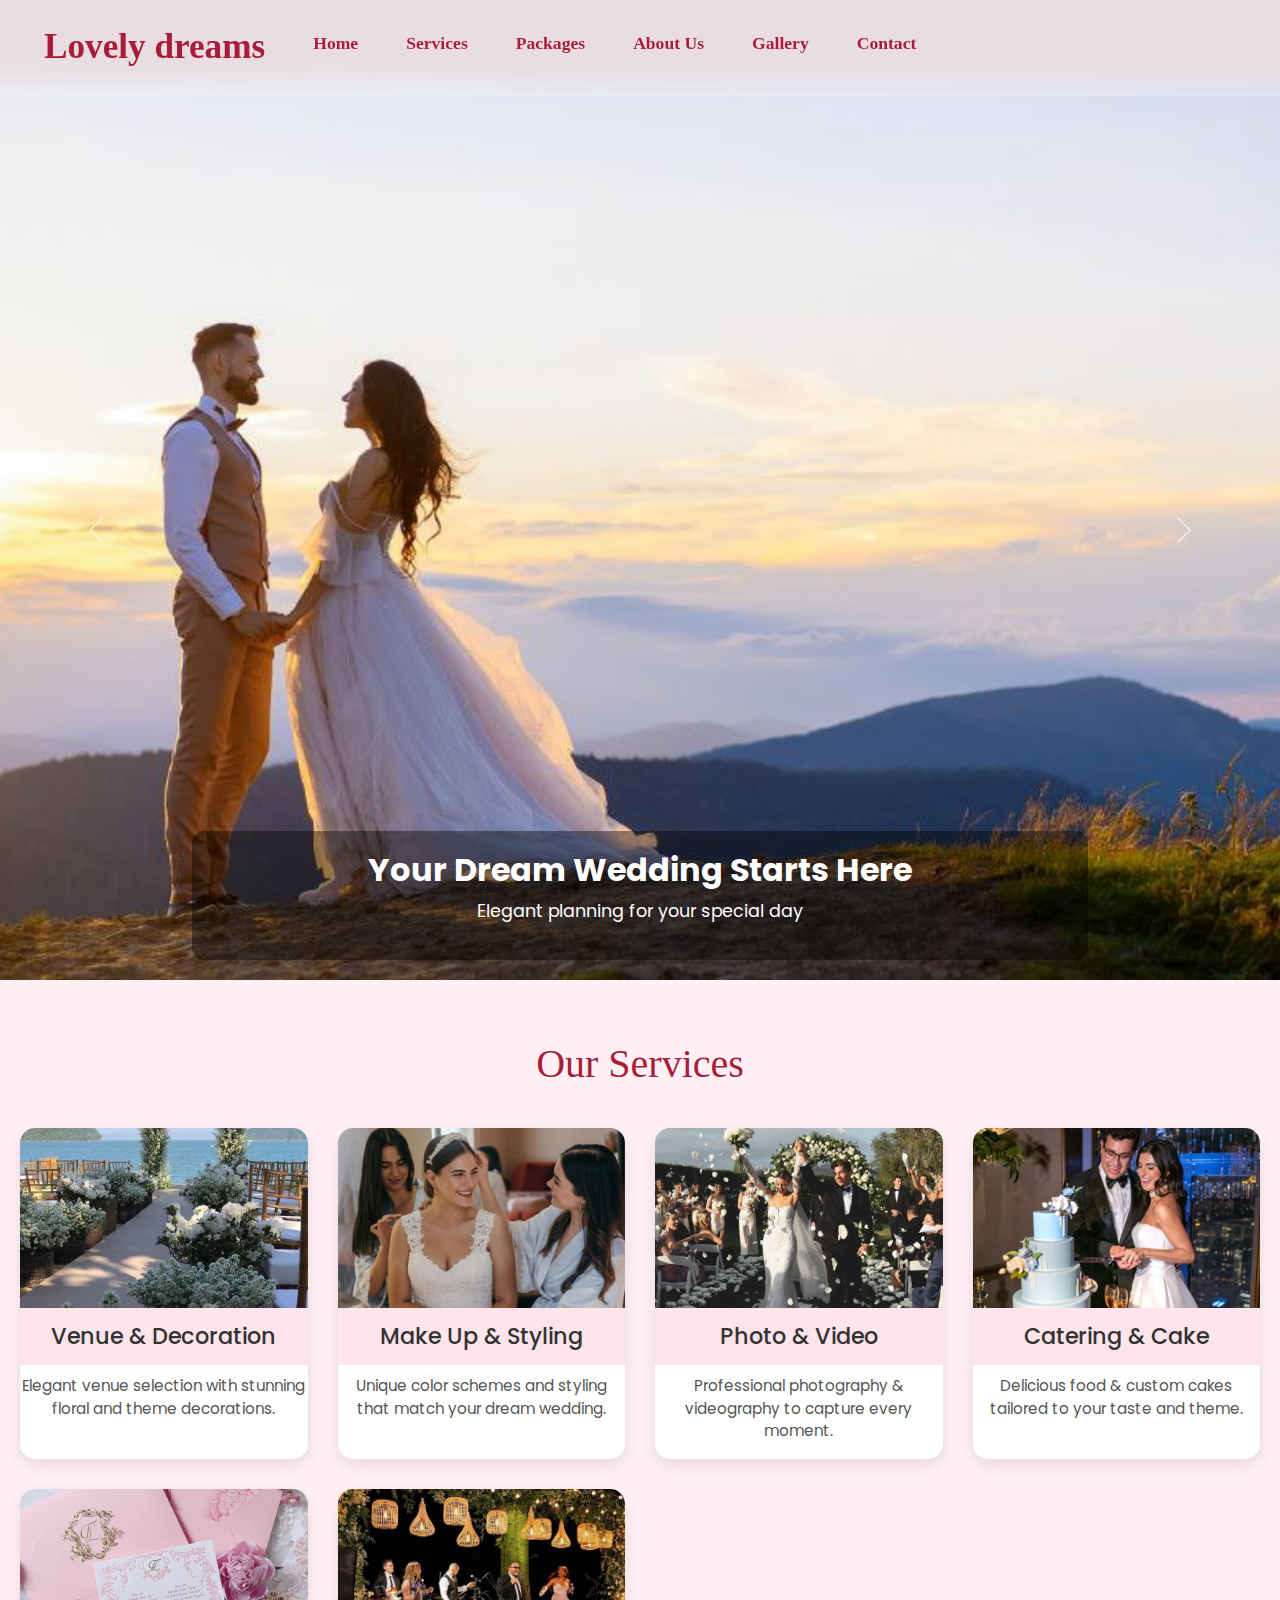
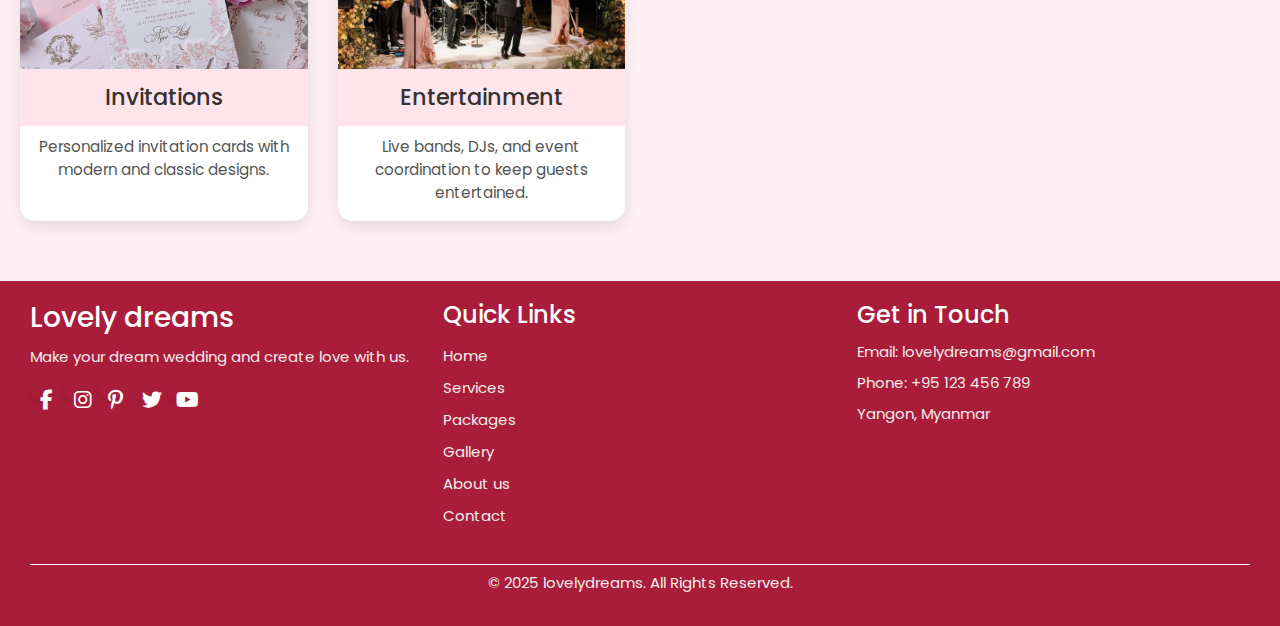
<file: index.html>
<!DOCTYPE html>
<html lang="en">
  <head>
    <meta charset="UTF-8" />
    <meta name="viewport" content="width=device-width, initial-scale=1.0" />
    <title>Wedding Planner</title>
    <link
      href="https://cdn.jsdelivr.net/npm/bootstrap@5.3.2/dist/css/bootstrap.min.css"
      rel="stylesheet"
    />
    <link
      href="https://fonts.googleapis.com/css2?family=Poppins:wght@400;600&display=swap"
      rel="stylesheet"
    />
    <link
      rel="stylesheet"
      href="https://cdnjs.cloudflare.com/ajax/libs/font-awesome/6.5.0/css/all.min.css"
    />
    <link rel="stylesheet" href="style.css" />
    <link rel="shortcut icon" href="images/bride.png" type="image/x-icon" />
  </head>
  <body>
    <!-- Navbar -->
    <nav class="navbar navbar-expand-lg bg-navbar">
      <div class="container-fluid">
        <a class="navbar-brand" href="#" id="logo">Lovely dreams</a>
        <button
          class="navbar-toggler"
          type="button"
          data-bs-toggle="collapse"
          data-bs-target="#navbarNav"
        >
          <span class="navbar-toggler-icon"></span>
        </button>

        <!-- menu list -->
        <div class="collapse navbar-collapse" id="navbarNav">
          <ul class="navbar-nav me-auto mb-2 mb-lg-0 ms-4">
            <li class="nav-item">
              <a class="nav-link" href="index.html">Home</a>
            </li>
            <li class="nav-item">
              <a class="nav-link" href="service.html">Services</a>
            </li>
            <li class="nav-item">
              <a class="nav-link" href="package.html">Packages</a>
            </li>
            <li class="nav-item">
              <a class="nav-link" href="about.html">About Us</a>
            </li>

            <li class="nav-item">
              <a class="nav-link" href="gallery.html">Gallery</a>
            </li>
            <li class="nav-item">
              <a class="nav-link" href="contact.html">Contact</a>
            </li>
          </ul>
        </div>
      </div>
    </nav>

    <!-- Carousel slide -->
    <div
      id="weddingCarousel"
      class="carousel slide carousel-fade"
      data-bs-ride="carousel"
    >
      <div class="carousel-inner">
        <div
          class="carousel-item active"
          style="background-image: url(images/img2.jpg)"
        >
          <div class="carousel-caption">
            <h2>Your Dream Wedding Starts Here</h2>
            <p>Elegant planning for your special day</p>
          </div>
        </div>
        <div
          class="carousel-item"
          style="background-image: url(images/img3.jpg)"
        >
          <div class="carousel-caption">
            <h2>Every Detail Matters</h2>
            <p>Flawless execution from start to finish</p>
          </div>
        </div>
        <div class="carousel-item" style="background-image: url(images/p5.jpg)">
          <div class="carousel-caption">
            <h2>Celebrate Love in Style</h2>
            <p>Romantic venues & timeless memories</p>
          </div>
        </div>
      </div>

      <button
        class="carousel-control-prev"
        type="button"
        data-bs-target="#weddingCarousel"
        data-bs-slide="prev"
      >
        <span class="carousel-control-prev-icon" aria-hidden="true"></span>
      </button>
      <button
        class="carousel-control-next"
        type="button"
        data-bs-target="#weddingCarousel"
        data-bs-slide="next"
      >
        <span class="carousel-control-next-icon" aria-hidden="true"></span>
      </button>
    </div>
    <!-- our service  -->
    <section class="services">
      <h2>Our Services</h2>
      <div class="service-grid">
        <div class="service-card">
          <img src="images/img12.jpg" alt="Wedding Venue" />
          <h3>Venue & Decoration</h3>
          <p>
            Elegant venue selection with stunning floral and theme decorations.
          </p>
        </div>

        <div class="service-card">
          <img src="images/img46.jpg" alt="Wedding Cake" />
          <h3>Make Up & Styling</h3>
          <p>Unique color schemes and styling that match your dream wedding.</p>
        </div>

        <div class="service-card">
          <img src="images/img13.jpg" alt="Floral Decoration" />
          <h3>Photo & Video</h3>
          <p>Professional photography & videography to capture every moment.</p>
        </div>

        <div class="service-card">
          <img src="images/img60.jpg" alt="Photography" />
          <h3>Catering & Cake</h3>
          <p>Delicious food & custom cakes tailored to your taste and theme.</p>
        </div>

        <div class="service-card">
          <img src="images/img49.jpg" alt="Bridal Makeup" />
          <h3>Invitations</h3>
          <p>Personalized invitation cards with modern and classic designs.</p>
        </div>

        <div class="service-card">
          <img src="images/img50.jpg" alt="Invitation Cards" />
          <h3>Entertainment</h3>
          <p>
            Live bands, DJs, and event coordination to keep guests entertained.
          </p>
        </div>
      </div>
    </section>
    <!-- footer  -->
    <footer class="footer">
      <div class="footer-container">
        <!-- Column 1 -->
        <div class="footer-col">
          <h3>Lovely dreams</h3>
          <p>Make your dream wedding and create love with us.</p>
          <div class="social-icons">
            <a href="#"><i class="fab fa-facebook-f"></i></a>
            <a href="#"><i class="fab fa-instagram"></i></a>
            <a href="#"><i class="fab fa-pinterest-p"></i></a>
            <a href="#"><i class="fab fa-twitter"></i></a>
            <a href="#"><i class="fab fa-youtube"></i></a>
          </div>
        </div>

        <!-- Column 2 -->
        <div class="footer-col">
          <h4>Quick Links</h4>
          <ul>
            <li><a href="index.html">Home</a></li>
            <li><a href="service.html">Services</a></li>
            <li><a href="package.html">Packages</a></li>
            <li><a href="gallery.html">Gallery</a></li>
            <li><a href="about.html">About us</a></li>
            <li><a href="contact.html">Contact</a></li>
          </ul>
        </div>

        <!-- Column 3 -->
        <div class="footer-col">
          <h4>Get in Touch</h4>
          <p>Email: lovelydreams@gmail.com</p>
          <p>Phone: +95 123 456 789</p>
          <p>Yangon, Myanmar</p>
        </div>
      </div>

      <div class="copyright">
        <p>© 2025 lovelydreams. All Rights Reserved.</p>
      </div>
    </footer>

    <script src="https://cdn.jsdelivr.net/npm/bootstrap@5.3.2/dist/js/bootstrap.bundle.min.js"></script>
  </body>
</html>
</file>
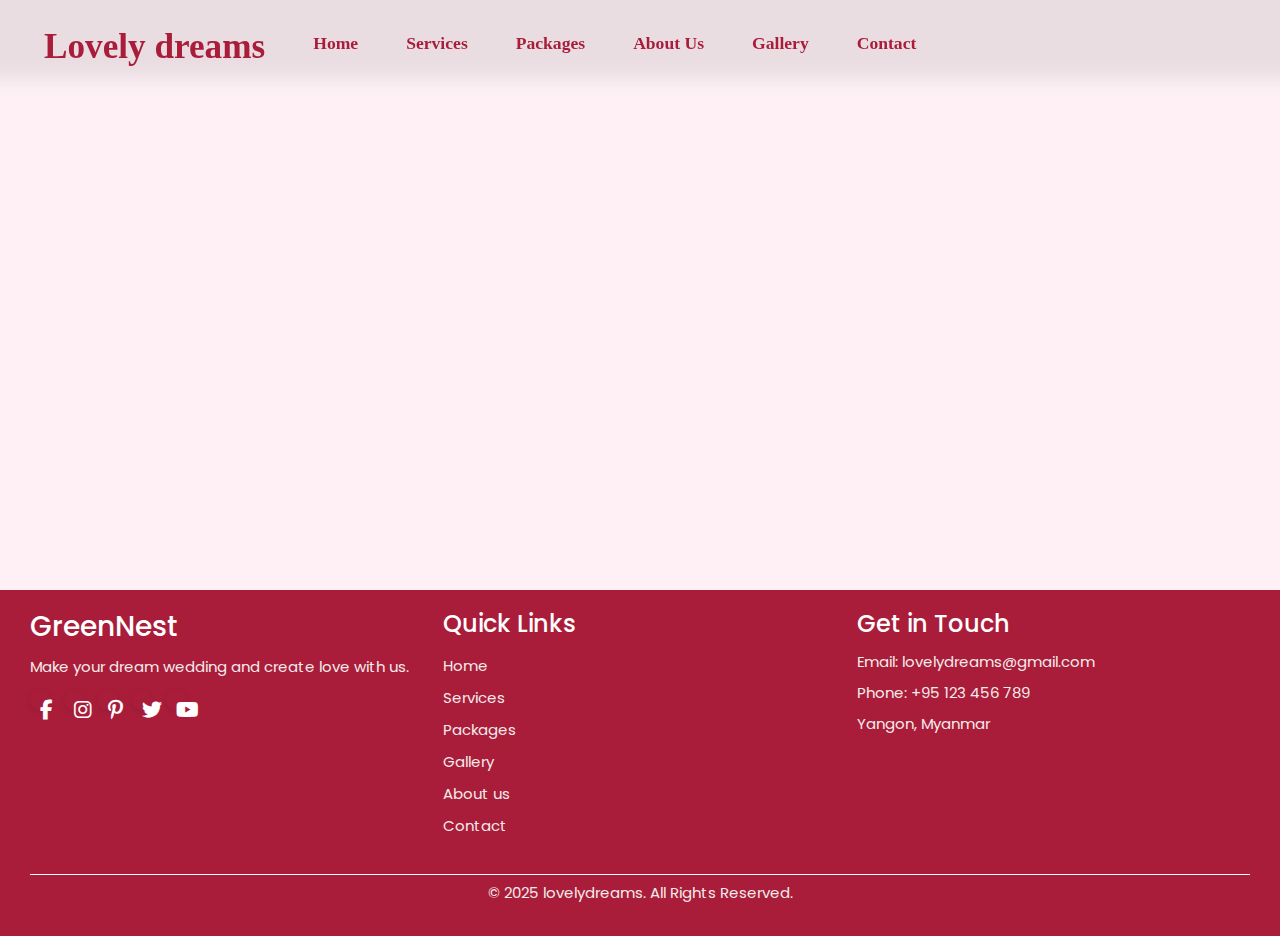
<file: about.html>
<!DOCTYPE html>
<html lang="en">
  <head>
    <meta charset="UTF-8" />
    <meta name="viewport" content="width=device-width, initial-scale=1.0" />
    <title>Wedding Planner</title>
    <link
      href="https://cdn.jsdelivr.net/npm/bootstrap@5.3.2/dist/css/bootstrap.min.css"
      rel="stylesheet"
    />
    <link
      href="https://fonts.googleapis.com/css2?family=Poppins:wght@400;600&display=swap"
      rel="stylesheet"
    />
    <link
      rel="stylesheet"
      href="https://cdnjs.cloudflare.com/ajax/libs/font-awesome/6.5.0/css/all.min.css"
    />
    <link rel="stylesheet" href="style.css" />
    <link rel="shortcut icon" href="images/bride.png" type="image/x-icon" />
  </head>
  <body>
    <!-- Navbar -->
    <nav class="navbar navbar-expand-lg bg-navbar">
      <div class="container-fluid">
        <a class="navbar-brand" href="#" id="logo">Lovely dreams</a>
        <button
          class="navbar-toggler"
          type="button"
          data-bs-toggle="collapse"
          data-bs-target="#navbarNav"
        >
          <span class="navbar-toggler-icon"></span>
        </button>

        <!-- menu list -->
        <div class="collapse navbar-collapse" id="navbarNav">
          <ul class="navbar-nav me-auto mb-2 mb-lg-0 ms-4">
            <li class="nav-item">
              <a class="nav-link" href="index.html">Home</a>
            </li>
            <li class="nav-item">
              <a class="nav-link" href="service.html">Services</a>
            </li>
            <li class="nav-item">
              <a class="nav-link" href="package.html">Packages</a>
            </li>
            <li class="nav-item">
              <a class="nav-link" href="about.html">About Us</a>
            </li>

            <li class="nav-item">
              <a class="nav-link" href="gallery.html">Gallery</a>
            </li>
            <li class="nav-item">
              <a class="nav-link" href="contact.html">Contact</a>
            </li>
          </ul>
        </div>
      </div>
    </nav>

    <section class="about-us">
      <div class="about-container">
        <div class="about-text">
          <h2>About Us</h2>
          <p>
            We are a passionate team of wedding planners dedicated to making
            your dream wedding come true. With years of experience, creative
            vision, and attention to detail, we turn your love story into a
            magical celebration. Whether you want a grand affair or an intimate
            gathering, we’ll be with you every step of the way.
          </p>
        </div>
        <div class="about-image">
          <img src="images/img51.jpg" alt="Our Wedding Team" />
        </div>
      </div>
    </section>
    <!-- footer  -->
    <footer class="footer">
      <div class="footer-container">
        <!-- Column 1 -->
        <div class="footer-col">
          <h3>GreenNest</h3>
          <p>Make your dream wedding and create love with us.</p>
          <div class="social-icons">
            <a href="#"><i class="fab fa-facebook-f"></i></a>
            <a href="#"><i class="fab fa-instagram"></i></a>
            <a href="#"><i class="fab fa-pinterest-p"></i></a>
            <a href="#"><i class="fab fa-twitter"></i></a>
            <a href="#"><i class="fab fa-youtube"></i></a>
          </div>
        </div>

        <!-- Column 2 -->
        <div class="footer-col">
          <h4>Quick Links</h4>
          <ul>
            <li><a href="index.html">Home</a></li>
            <li><a href="service.html">Services</a></li>
            <li><a href="package.html">Packages</a></li>
            <li><a href="gallery.html">Gallery</a></li>
            <li><a href="about.html">About us</a></li>
            <li><a href="contact.html">Contact</a></li>
          </ul>
        </div>

        <!-- Column 3 -->
        <div class="footer-col">
          <h4>Get in Touch</h4>
          <p>Email: lovelydreams@gmail.com</p>
          <p>Phone: +95 123 456 789</p>
          <p>Yangon, Myanmar</p>
        </div>
      </div>

      <div class="copyright">
        <p>© 2025 lovelydreams. All Rights Reserved.</p>
      </div>
    </footer>

    <script src="https://cdn.jsdelivr.net/npm/bootstrap@5.3.2/dist/js/bootstrap.bundle.min.js"></script>
  </body>
</html>
</file>
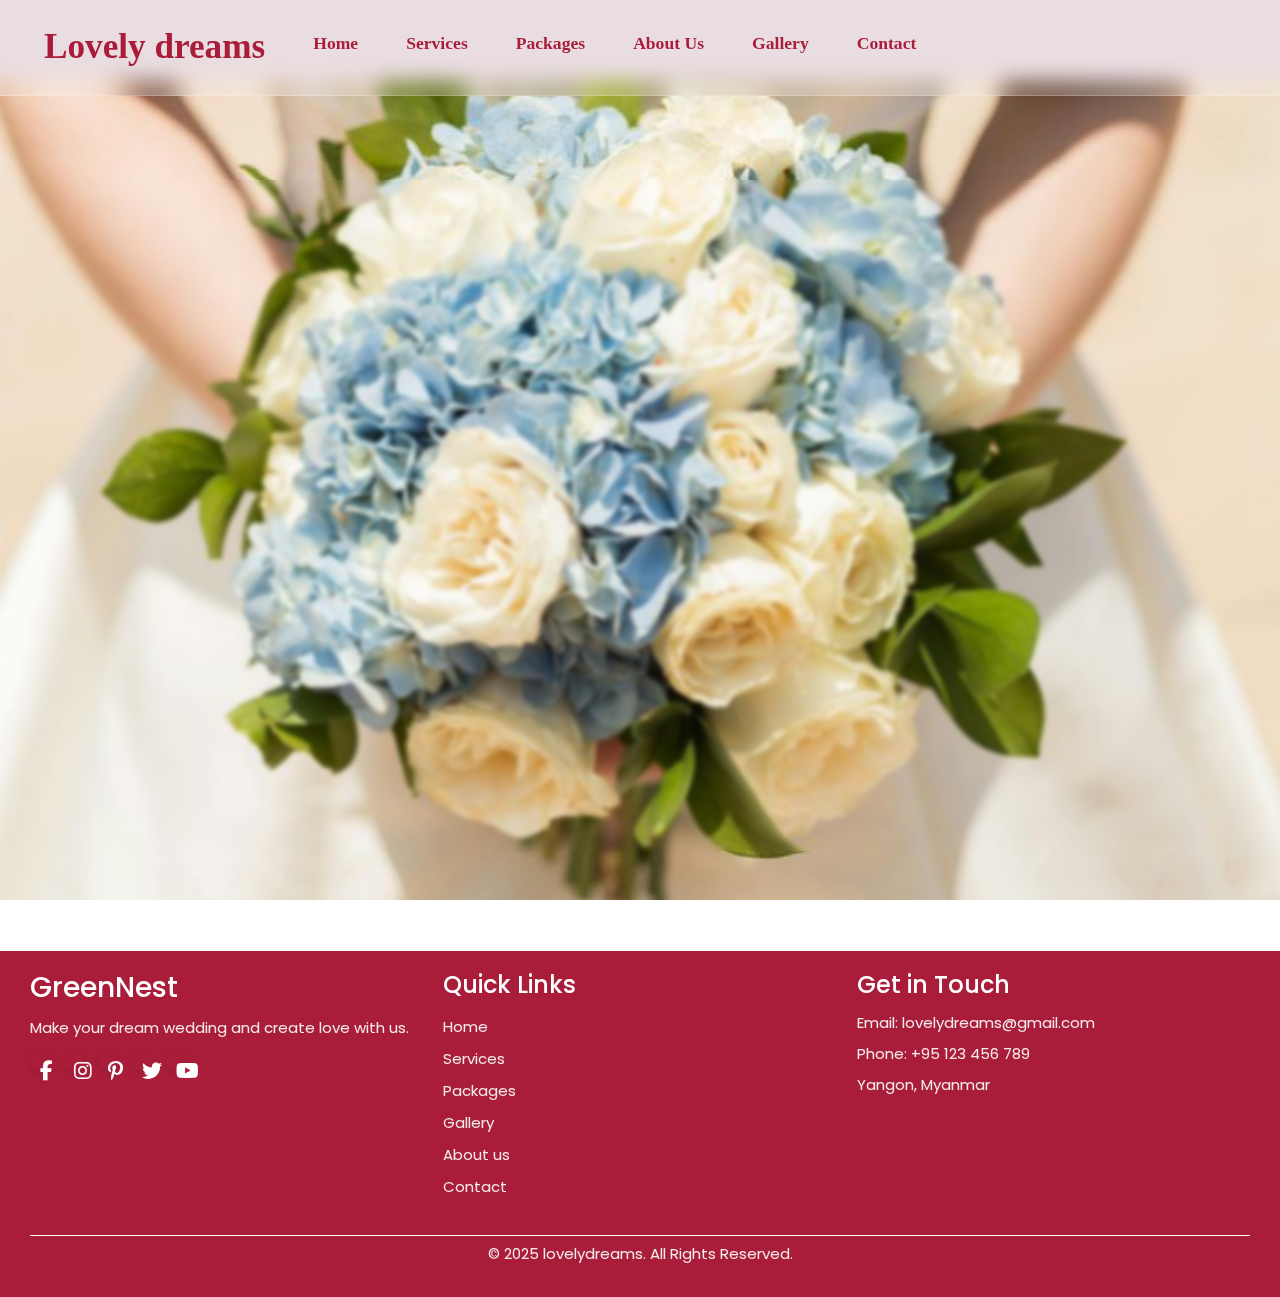
<file: contact.html>
<!DOCTYPE html>
<html lang="en">
  <head>
    <meta charset="UTF-8" />
    <meta name="viewport" content="width=device-width, initial-scale=1.0" />
    <title>Wedding Planner</title>
    <link
      href="https://cdn.jsdelivr.net/npm/bootstrap@5.3.2/dist/css/bootstrap.min.css"
      rel="stylesheet"
    />
    <link
      href="https://fonts.googleapis.com/css2?family=Poppins:wght@400;600&display=swap"
      rel="stylesheet"
    />
    <link
      rel="stylesheet"
      href="https://cdnjs.cloudflare.com/ajax/libs/font-awesome/6.5.0/css/all.min.css"
    />
    <link rel="stylesheet" href="style.css" />
    <link rel="shortcut icon" href="images/bride.png" type="image/x-icon" />
  </head>
  <body>
    <!-- Navbar -->
    <nav class="navbar navbar-expand-lg bg-navbar">
      <div class="container-fluid">
        <a class="navbar-brand" href="#" id="logo">Lovely dreams</a>
        <button
          class="navbar-toggler"
          type="button"
          data-bs-toggle="collapse"
          data-bs-target="#navbarNav"
        >
          <span class="navbar-toggler-icon"></span>
        </button>

        <!-- menu list -->
        <div class="collapse navbar-collapse" id="navbarNav">
          <ul class="navbar-nav me-auto mb-2 mb-lg-0 ms-4">
            <li class="nav-item">
              <a class="nav-link" href="index.html">Home</a>
            </li>
            <li class="nav-item">
              <a class="nav-link" href="service.html">Services</a>
            </li>
            <li class="nav-item">
              <a class="nav-link" href="package.html">Packages</a>
            </li>
            <li class="nav-item">
              <a class="nav-link" href="about.html">About Us</a>
            </li>

            <li class="nav-item">
              <a class="nav-link" href="gallery.html">Gallery</a>
            </li>
            <li class="nav-item">
              <a class="nav-link" href="contact.html">Contact</a>
            </li>
          </ul>
        </div>
      </div>
    </nav>
    <!-- contact  -->
    <section class="contact-section">
      <div class="contact-overlay">
        <div class="contact-form-box">
          <h2>Contact Us</h2>
          <form>
            <input type="text" placeholder="Your Name" required />
            <input type="email" placeholder="Your Email" required />
            <input type="Address" placeholder="Your Address" required />
            <input type="date" value="Date" name="Date" />

            <select name="plan" required>
              <option value="" disabled selected>choose plan</option>
              <option>Basic Plan</option>
              <option>Standard Plan</option>
              <option>Premium Plan</option>
            </select>

            <textarea placeholder="Your Message" rows="5" required></textarea>
            <button type="submit">Send Message</button>
          </form>
        </div>
      </div>
    </section>
    <!-- footer  -->
    <footer class="footer">
      <div class="footer-container">
        <!-- Column 1 -->
        <div class="footer-col">
          <h3>GreenNest</h3>
          <p>Make your dream wedding and create love with us.</p>
          <div class="social-icons">
            <a href="#"><i class="fab fa-facebook-f"></i></a>
            <a href="#"><i class="fab fa-instagram"></i></a>
            <a href="#"><i class="fab fa-pinterest-p"></i></a>
            <a href="#"><i class="fab fa-twitter"></i></a>
            <a href="#"><i class="fab fa-youtube"></i></a>
          </div>
        </div>

        <!-- Column 2 -->
        <div class="footer-col">
          <h4>Quick Links</h4>
          <ul>
            <li><a href="index.html">Home</a></li>
            <li><a href="service.html">Services</a></li>
            <li><a href="package.html">Packages</a></li>
            <li><a href="gallery.html">Gallery</a></li>
            <li><a href="about.html">About us</a></li>
            <li><a href="contact.html">Contact</a></li>
          </ul>
        </div>

        <!-- Column 3 -->
        <div class="footer-col">
          <h4>Get in Touch</h4>
          <p>Email: lovelydreams@gmail.com</p>
          <p>Phone: +95 123 456 789</p>
          <p>Yangon, Myanmar</p>
        </div>
      </div>

      <div class="copyright">
        <p>© 2025 lovelydreams. All Rights Reserved.</p>
      </div>
    </footer>

    <script src="https://cdn.jsdelivr.net/npm/bootstrap@5.3.2/dist/js/bootstrap.bundle.min.js"></script>
  </body>
</html>
</file>
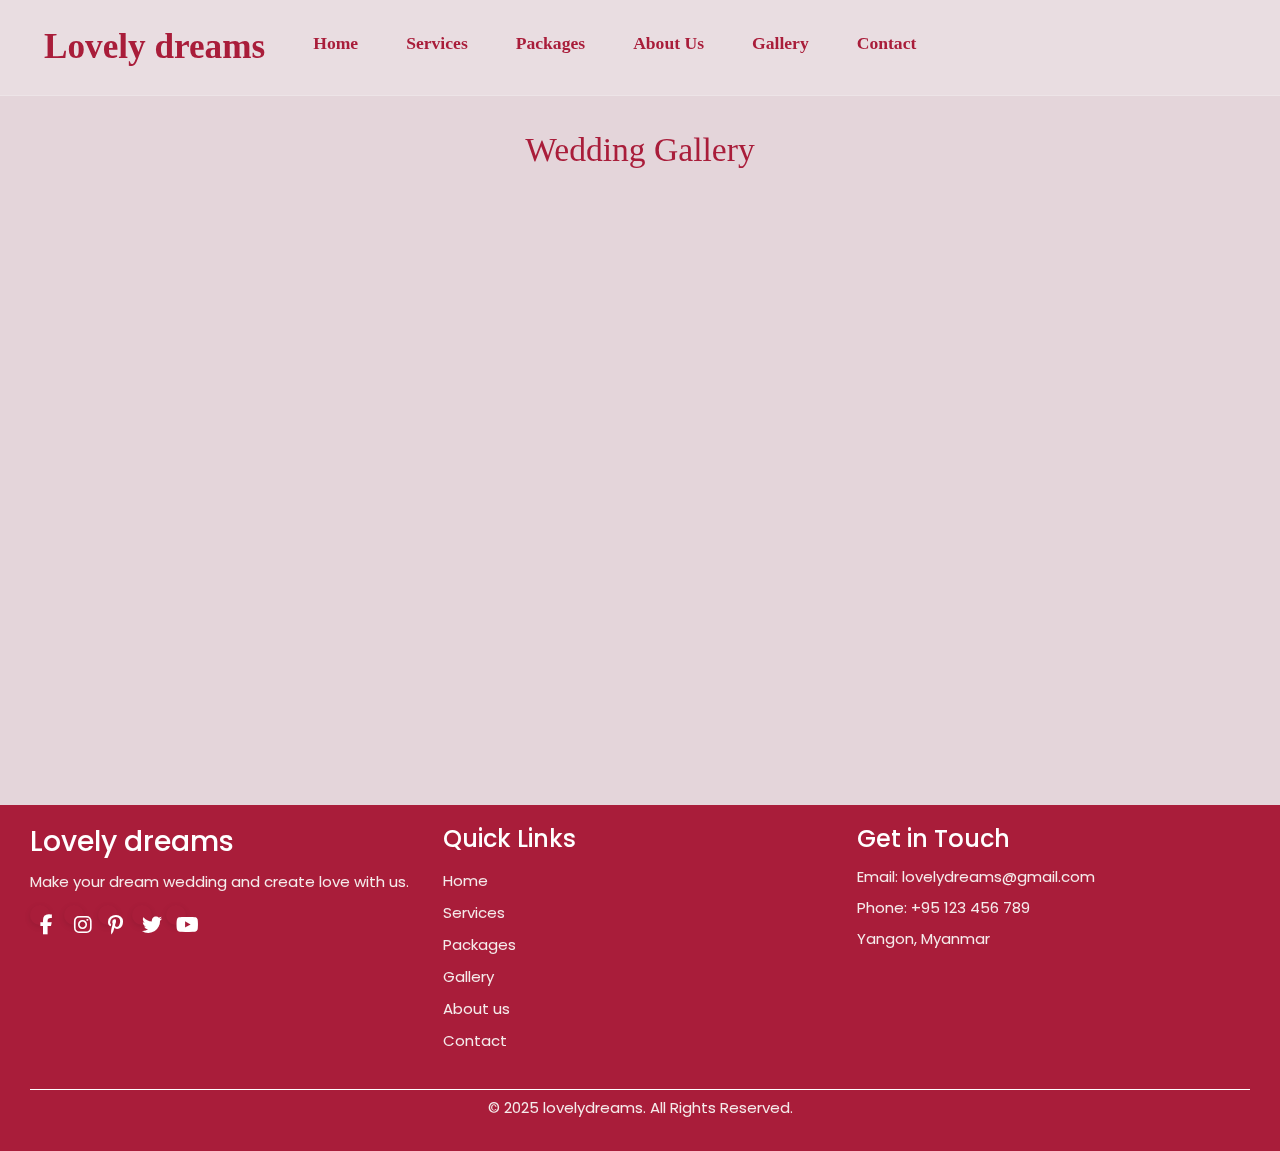
<file: gallery.html>
<!DOCTYPE html>
<html lang="en">
  <head>
    <meta charset="UTF-8" />
    <meta name="viewport" content="width=device-width, initial-scale=1.0" />
    <title>Wedding Gallery</title>
    <link
      href="https://cdn.jsdelivr.net/npm/bootstrap@5.3.2/dist/css/bootstrap.min.css"
      rel="stylesheet"
    />
    <link
      href="https://fonts.googleapis.com/css2?family=Poppins:wght@400;600&display=swap"
      rel="stylesheet"
    />
    <link
      rel="stylesheet"
      href="https://cdnjs.cloudflare.com/ajax/libs/font-awesome/6.5.0/css/all.min.css"
    />
    <link rel="stylesheet" href="style.css" />
    <link rel="shortcut icon" href="images/bride.png" type="image/x-icon" />
  </head>
  <style>
    h2 {
      text-align: center;
      margin-top: 50px;
      color: #a91d3a;
      font-weight: 400;
      font-size: 2.1rem;
      font-family: "Great Vibes", cursive;
    }
  </style>
  <body>
    <!-- Navbar -->
    <nav class="navbar navbar-expand-lg bg-navbar">
      <div class="container-fluid">
        <a class="navbar-brand" href="#" id="logo">Lovely dreams</a>
        <button
          class="navbar-toggler"
          type="button"
          data-bs-toggle="collapse"
          data-bs-target="#navbarNav"
        >
          <span class="navbar-toggler-icon"></span>
        </button>

        <!-- menu list -->
        <div class="collapse navbar-collapse" id="navbarNav">
          <ul class="navbar-nav me-auto mb-2 mb-lg-0 ms-4">
            <li class="nav-item">
              <a class="nav-link" href="index.html">Home</a>
            </li>
            <li class="nav-item">
              <a class="nav-link" href="service.html">Services</a>
            </li>
            <li class="nav-item">
              <a class="nav-link" href="package.html">Packages</a>
            </li>
            <li class="nav-item">
              <a class="nav-link" href="about.html">About Us</a>
            </li>

            <li class="nav-item">
              <a class="nav-link" href="gallery.html">Gallery</a>
            </li>
            <li class="nav-item">
              <a class="nav-link" href="contact.html">Contact</a>
            </li>
          </ul>
        </div>
      </div>
    </nav>
    <h2>Wedding Gallery</h2>
    <div class="gallery">
      <img src="images/img5.jpg" alt="" />
      <img src="images/img48.jpg" alt="" />
      <img src="images/img13.jpg" alt="" />
      <img src="images/wedding4.jpg" alt="" />
      <img src="images/wedding3.jpg" alt="" />
      <img src="images/img45.jpg" alt="" />
    </div>
    <!-- footer  -->
    <footer class="footer">
      <div class="footer-container">
        <!-- Column 1 -->
        <div class="footer-col">
          <h3>Lovely dreams</h3>
          <p>Make your dream wedding and create love with us.</p>
          <div class="social-icons">
            <a href="#"><i class="fab fa-facebook-f"></i></a>
            <a href="#"><i class="fab fa-instagram"></i></a>
            <a href="#"><i class="fab fa-pinterest-p"></i></a>
            <a href="#"><i class="fab fa-twitter"></i></a>
            <a href="#"><i class="fab fa-youtube"></i></a>
          </div>
        </div>

        <!-- Column 2 -->
        <div class="footer-col">
          <h4>Quick Links</h4>
          <ul>
            <li><a href="index.html">Home</a></li>
            <li><a href="service.html">Services</a></li>
            <li><a href="package.html">Packages</a></li>
            <li><a href="gallery.html">Gallery</a></li>
            <li><a href="about.html">About us</a></li>
            <li><a href="contact.html">Contact</a></li>
          </ul>
        </div>

        <!-- Column 3 -->
        <div class="footer-col">
          <h4>Get in Touch</h4>
          <p>Email: lovelydreams@gmail.com</p>
          <p>Phone: +95 123 456 789</p>
          <p>Yangon, Myanmar</p>
        </div>
      </div>

      <div class="copyright">
        <p>© 2025 lovelydreams. All Rights Reserved.</p>
      </div>
    </footer>
  </body>
</html>
</file>
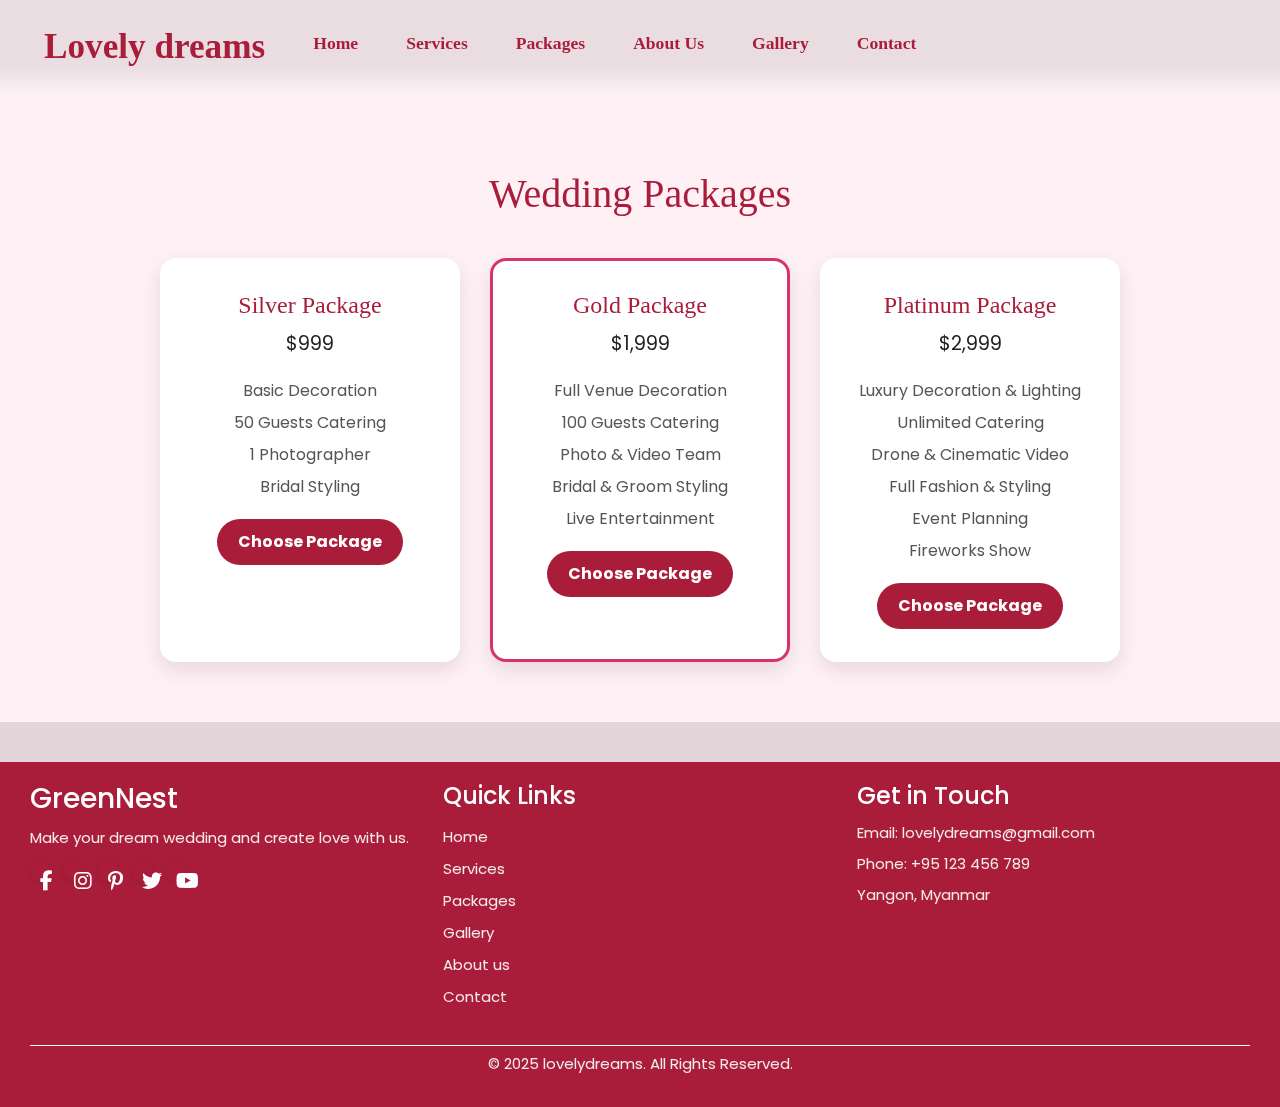
<file: package.html>
<!DOCTYPE html>
<html lang="en">
  <head>
    <meta charset="UTF-8" />
    <meta name="viewport" content="width=device-width, initial-scale=1.0" />
    <title>Wedding Planner</title>
    <link
      href="https://cdn.jsdelivr.net/npm/bootstrap@5.3.2/dist/css/bootstrap.min.css"
      rel="stylesheet"
    />
    <link
      href="https://fonts.googleapis.com/css2?family=Poppins:wght@400;600&display=swap"
      rel="stylesheet"
    />
    <link
      rel="stylesheet"
      href="https://cdnjs.cloudflare.com/ajax/libs/font-awesome/6.5.0/css/all.min.css"
    />
    <link rel="stylesheet" href="style.css" />
    <link rel="shortcut icon" href="images/bride.png" type="image/x-icon" />
  </head>
  <body>
    <!-- Navbar -->
    <nav class="navbar navbar-expand-lg bg-navbar">
      <div class="container-fluid">
        <a class="navbar-brand" href="#" id="logo">Lovely dreams</a>
        <button
          class="navbar-toggler"
          type="button"
          data-bs-toggle="collapse"
          data-bs-target="#navbarNav"
        >
          <span class="navbar-toggler-icon"></span>
        </button>

        <!-- menu list -->
        <div class="collapse navbar-collapse" id="navbarNav">
          <ul class="navbar-nav me-auto mb-2 mb-lg-0 ms-4">
            <li class="nav-item">
              <a class="nav-link" href="index.html">Home</a>
            </li>
            <li class="nav-item">
              <a class="nav-link" href="service.html">Services</a>
            </li>
            <li class="nav-item">
              <a class="nav-link" href="package.html">Packages</a>
            </li>
            <li class="nav-item">
              <a class="nav-link" href="about.html">About Us</a>
            </li>

            <li class="nav-item">
              <a class="nav-link" href="gallery.html">Gallery</a>
            </li>
            <li class="nav-item">
              <a class="nav-link" href="contact.html">Contact</a>
            </li>
          </ul>
        </div>
      </div>
    </nav>

    <!-- packages.html -->
    <section class="packages-section" id="packages">
      <h2 class="section-title">Wedding Packages</h2>
      <div class="package-cards">
        <div class="package-card">
          <h3>Silver Package</h3>
          <p class="price">$999</p>
          <ul>
            <li>Basic Decoration</li>
            <li>50 Guests Catering</li>
            <li>1 Photographer</li>
            <li>Bridal Styling</li>
          </ul>
          <a href="#" class="btn">Choose Package</a>
        </div>

        <div class="package-card popular">
          <h3>Gold Package</h3>
          <p class="price">$1,999</p>
          <ul>
            <li>Full Venue Decoration</li>
            <li>100 Guests Catering</li>
            <li>Photo & Video Team</li>
            <li>Bridal & Groom Styling</li>
            <li>Live Entertainment</li>
          </ul>
          <a href="#" class="btn">Choose Package</a>
        </div>

        <div class="package-card">
          <h3>Platinum Package</h3>
          <p class="price">$2,999</p>
          <ul>
            <li>Luxury Decoration & Lighting</li>
            <li>Unlimited Catering</li>
            <li>Drone & Cinematic Video</li>
            <li>Full Fashion & Styling</li>
            <li>Event Planning</li>
            <li>Fireworks Show</li>
          </ul>
          <a href="#" class="btn">Choose Package</a>
        </div>
      </div>
    </section>
    <!-- footer  -->
    <footer class="footer">
      <div class="footer-container">
        <!-- Column 1 -->
        <div class="footer-col">
          <h3>GreenNest</h3>
          <p>Make your dream wedding and create love with us.</p>
          <div class="social-icons">
            <a href="#"><i class="fab fa-facebook-f"></i></a>
            <a href="#"><i class="fab fa-instagram"></i></a>
            <a href="#"><i class="fab fa-pinterest-p"></i></a>
            <a href="#"><i class="fab fa-twitter"></i></a>
            <a href="#"><i class="fab fa-youtube"></i></a>
          </div>
        </div>

        <!-- Column 2 -->
        <div class="footer-col">
          <h4>Quick Links</h4>
          <ul>
            <li><a href="index.html">Home</a></li>
            <li><a href="service.html">Services</a></li>
            <li><a href="package.html">Packages</a></li>
            <li><a href="gallery.html">Gallery</a></li>
            <li><a href="about.html">About us</a></li>
            <li><a href="contact.html">Contact</a></li>
          </ul>
        </div>

        <!-- Column 3 -->
        <div class="footer-col">
          <h4>Get in Touch</h4>
          <p>Email: lovelydreams@gmail.com</p>
          <p>Phone: +95 123 456 789</p>
          <p>Yangon, Myanmar</p>
        </div>
      </div>

      <div class="copyright">
        <p>© 2025 lovelydreams. All Rights Reserved.</p>
      </div>
    </footer>

    <script src="https://cdn.jsdelivr.net/npm/bootstrap@5.3.2/dist/js/bootstrap.bundle.min.js"></script>
  </body>
</html>
</file>
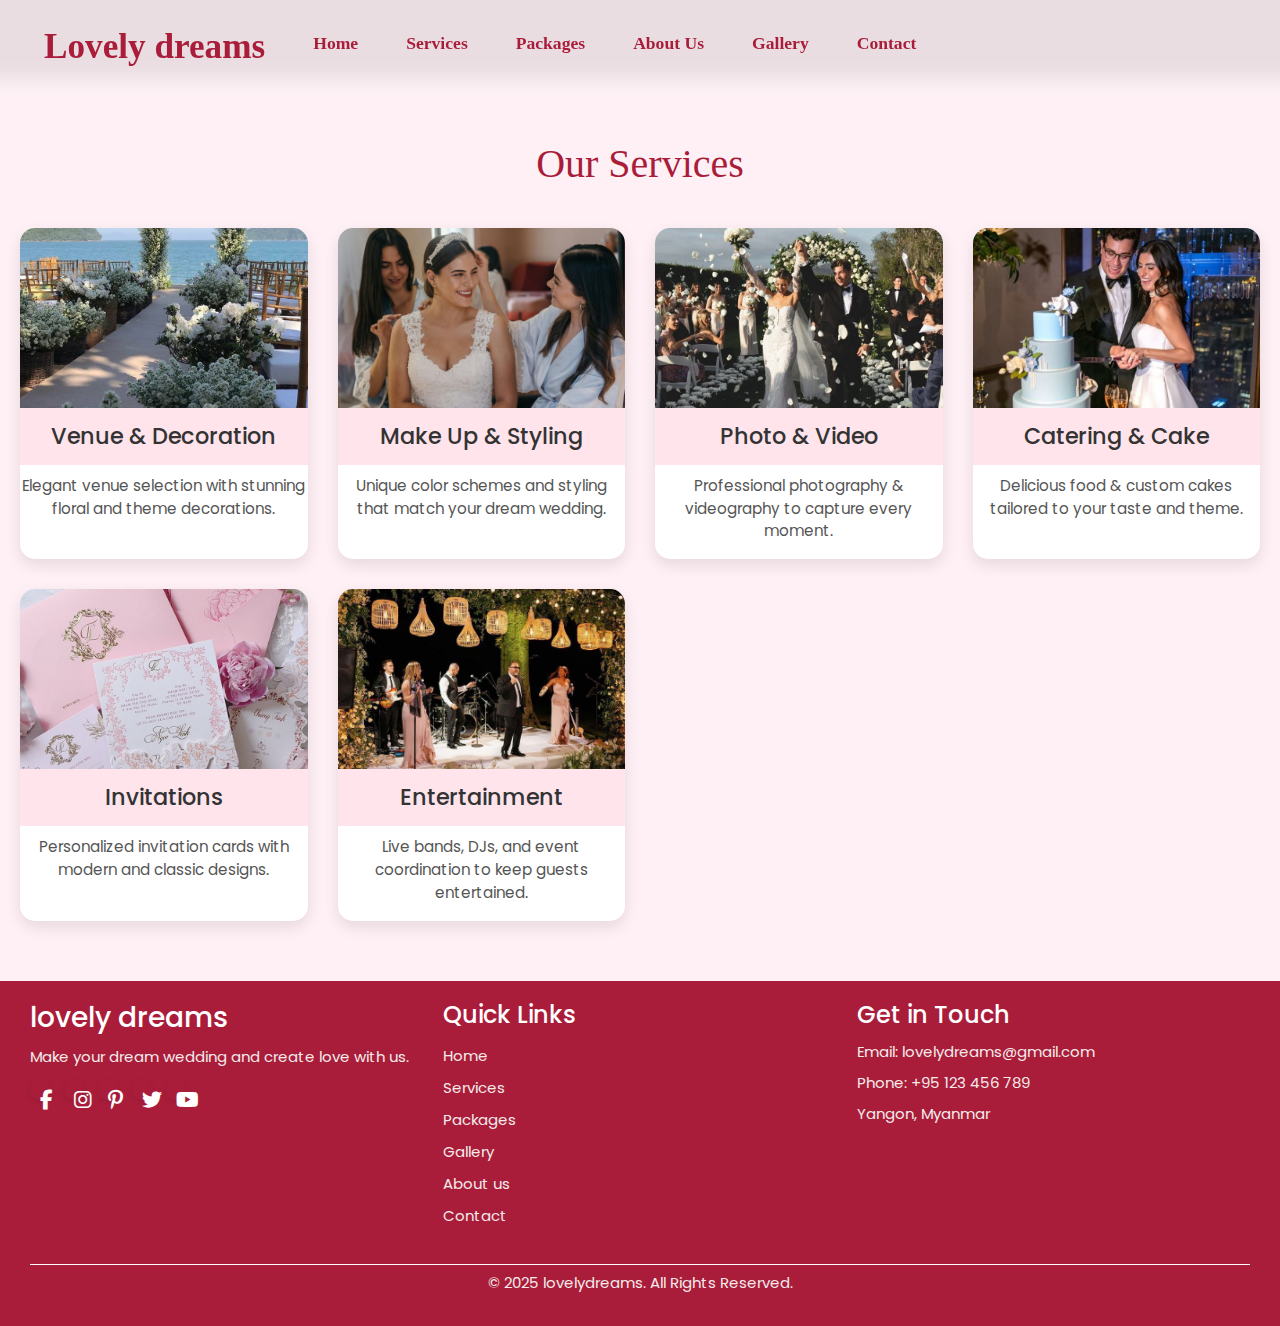
<file: service.html>
<!DOCTYPE html>
<html lang="en">
  <head>
    <meta charset="UTF-8" />
    <meta name="viewport" content="width=device-width, initial-scale=1.0" />
    <title>Wedding Planner</title>
    <link
      href="https://cdn.jsdelivr.net/npm/bootstrap@5.3.2/dist/css/bootstrap.min.css"
      rel="stylesheet"
    />
    <link
      href="https://fonts.googleapis.com/css2?family=Poppins:wght@400;600&display=swap"
      rel="stylesheet"
    />
    <link
      rel="stylesheet"
      href="https://cdnjs.cloudflare.com/ajax/libs/font-awesome/6.5.0/css/all.min.css"
    />
    <link rel="stylesheet" href="style.css" />
    <link rel="shortcut icon" href="images/bride.png" type="image/x-icon" />
  </head>
  <body>
    <!-- Navbar -->
    <nav class="navbar navbar-expand-lg bg-navbar">
      <div class="container-fluid">
        <a class="navbar-brand" href="#" id="logo">Lovely dreams</a>
        <button
          class="navbar-toggler"
          type="button"
          data-bs-toggle="collapse"
          data-bs-target="#navbarNav"
        >
          <span class="navbar-toggler-icon"></span>
        </button>

        <!-- menu list -->
        <div class="collapse navbar-collapse" id="navbarNav">
          <ul class="navbar-nav me-auto mb-2 mb-lg-0 ms-4">
            <li class="nav-item">
              <a class="nav-link" href="index.html">Home</a>
            </li>
            <li class="nav-item">
              <a class="nav-link" href="service.html">Services</a>
            </li>
            <li class="nav-item">
              <a class="nav-link" href="package.html">Packages</a>
            </li>
            <li class="nav-item">
              <a class="nav-link" href="about.html">About Us</a>
            </li>

            <li class="nav-item">
              <a class="nav-link" href="gallery.html">Gallery</a>
            </li>
            <li class="nav-item">
              <a class="nav-link" href="contact.html">Contact</a>
            </li>
          </ul>
        </div>
      </div>
    </nav>

    <!-- our service  -->
    <section class="services">
      <h2>Our Services</h2>
      <div class="service-grid">
        <div class="service-card">
          <img src="images/img12.jpg" alt="Wedding Venue" />
          <h3>Venue & Decoration</h3>
          <p>
            Elegant venue selection with stunning floral and theme decorations.
          </p>
        </div>

        <div class="service-card">
          <img src="images/img46.jpg" alt="Wedding Cake" />
          <h3>Make Up & Styling</h3>
          <p>Unique color schemes and styling that match your dream wedding.</p>
        </div>

        <div class="service-card">
          <img src="images/img13.jpg" alt="Floral Decoration" />
          <h3>Photo & Video</h3>
          <p>Professional photography & videography to capture every moment.</p>
        </div>

        <div class="service-card">
          <img src="images/img60.jpg" alt="Photography" />
          <h3>Catering & Cake</h3>
          <p>Delicious food & custom cakes tailored to your taste and theme.</p>
        </div>

        <div class="service-card">
          <img src="images/img49.jpg" alt="Bridal Makeup" />
          <h3>Invitations</h3>
          <p>Personalized invitation cards with modern and classic designs.</p>
        </div>

        <div class="service-card">
          <img src="images/img50.jpg" alt="Invitation Cards" />
          <h3>Entertainment</h3>
          <p>
            Live bands, DJs, and event coordination to keep guests entertained.
          </p>
        </div>
      </div>
    </section>
    <!-- footer  -->
    <footer class="footer">
      <div class="footer-container">
        <!-- Column 1 -->
        <div class="footer-col">
          <h3>lovely dreams</h3>
          <p>Make your dream wedding and create love with us.</p>
          <div class="social-icons">
            <a href="#"><i class="fab fa-facebook-f"></i></a>
            <a href="#"><i class="fab fa-instagram"></i></a>
            <a href="#"><i class="fab fa-pinterest-p"></i></a>
            <a href="#"><i class="fab fa-twitter"></i></a>
            <a href="#"><i class="fab fa-youtube"></i></a>
          </div>
        </div>

        <!-- Column 2 -->
        <div class="footer-col">
          <h4>Quick Links</h4>
          <ul>
            <li><a href="index.html">Home</a></li>
            <li><a href="service.html">Services</a></li>
            <li><a href="package.html">Packages</a></li>
            <li><a href="gallery.html">Gallery</a></li>
            <li><a href="about.html">About us</a></li>
            <li><a href="contact.html">Contact</a></li>
          </ul>
        </div>

        <!-- Column 3 -->
        <div class="footer-col">
          <h4>Get in Touch</h4>
          <p>Email: lovelydreams@gmail.com</p>
          <p>Phone: +95 123 456 789</p>
          <p>Yangon, Myanmar</p>
        </div>
      </div>

      <div class="copyright">
        <p>© 2025 lovelydreams. All Rights Reserved.</p>
      </div>
    </footer>

    <script src="https://cdn.jsdelivr.net/npm/bootstrap@5.3.2/dist/js/bootstrap.bundle.min.js"></script>
  </body>
</html>
</file>
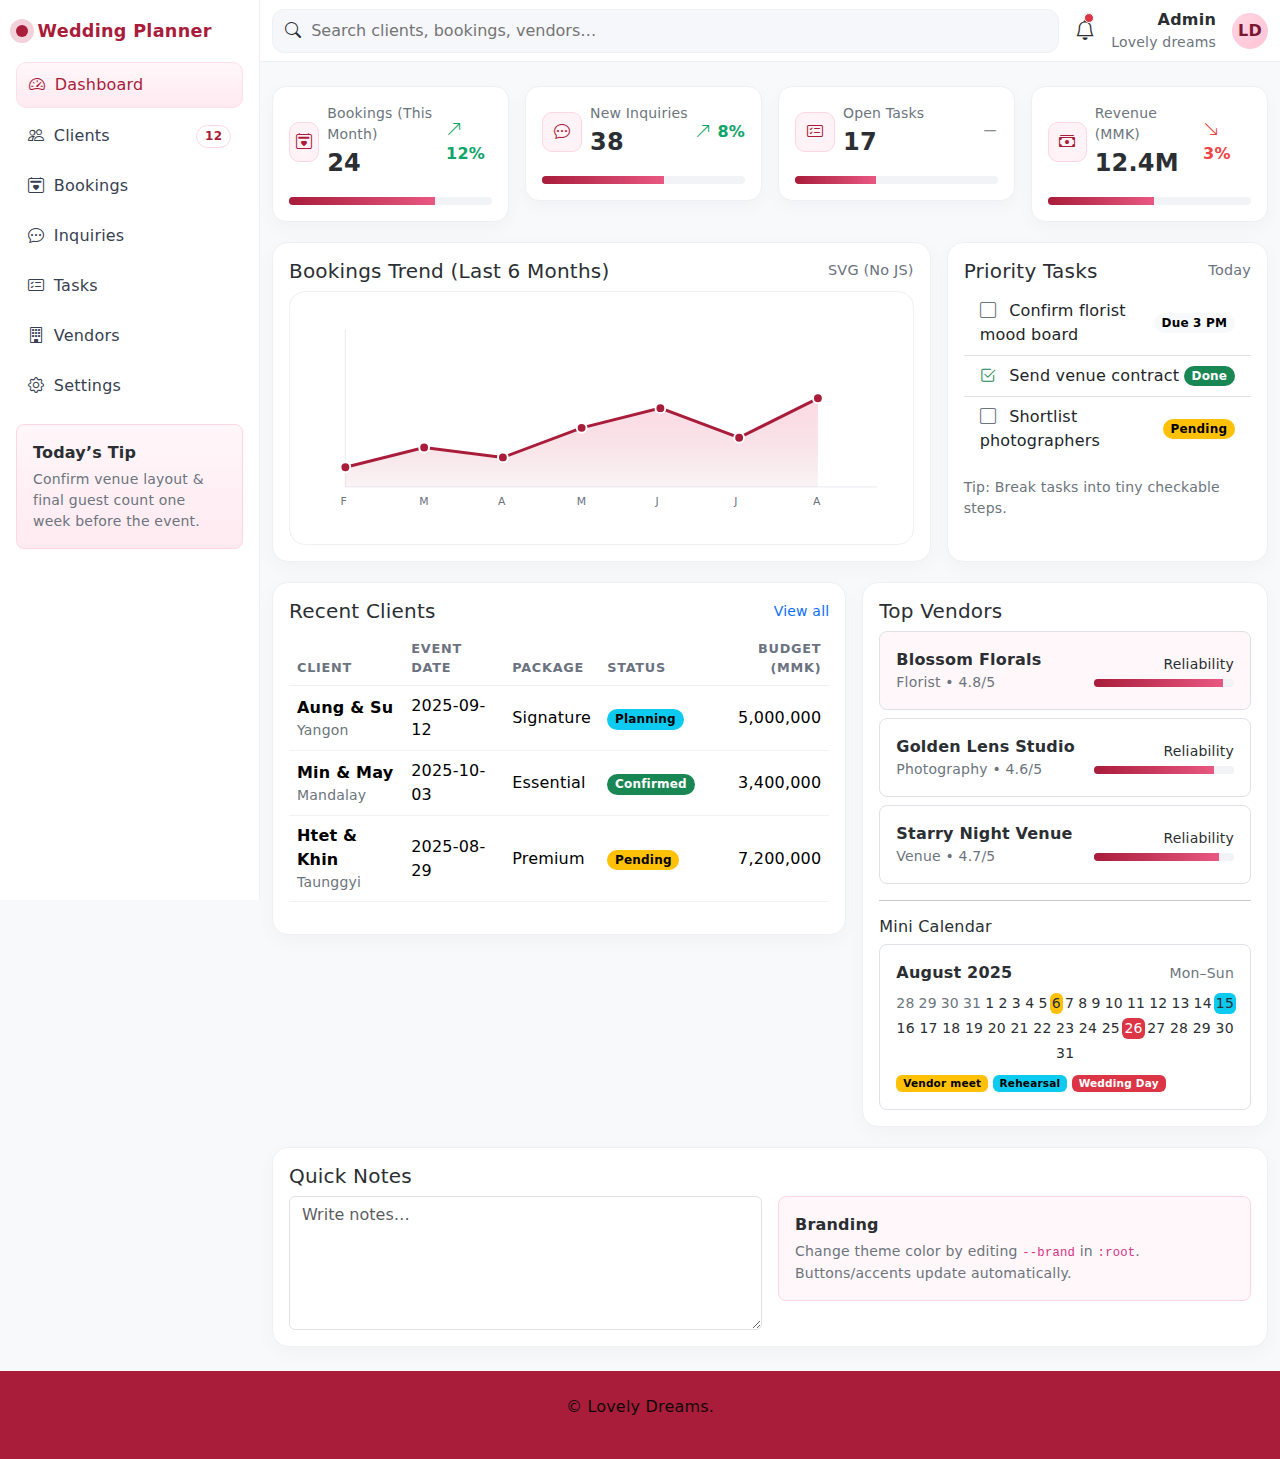
<file: admin/admin.html>
<!DOCTYPE html>
<html lang="en">
  <head>
    <meta charset="UTF-8" />
    <meta name="viewport" content="width=device-width, initial-scale=1" />
    <title>Wedding Planner • Admin Dashboard (No JS)</title>
    <!-- Bootstrap 5 CSS (no JS) -->
    <link
      href="https://cdn.jsdelivr.net/npm/bootstrap@5.3.3/dist/css/bootstrap.min.css"
      rel="stylesheet"
    />
    <!-- Bootstrap Icons (optional, pure CSS) -->
    <link
      href="https://cdn.jsdelivr.net/npm/bootstrap-icons@1.11.3/font/bootstrap-icons.css"
      rel="stylesheet"
    />
    <link rel="stylesheet" href="style1.css" />
  </head>
  <body>
    <!-- mobile toggle -->
    <input type="checkbox" id="menu-toggle" />

    <div class="app">
      <!-- Sidebar -->
      <aside class="sidebar">
        <div class="d-flex align-items-center justify-content-between">
          <div class="brand"><span class="dot"></span> Wedding Planner</div>
          <label
            for="menu-toggle"
            class="btn btn-sm btn-outline-secondary d-lg-none"
            ><i class="bi bi-x-lg"></i
          ></label>
        </div>

        <nav class="menu">
          <a class="active" href="#"
            ><i class="bi bi-speedometer2"></i> Dashboard</a
          >
          <a href="#"
            ><i class="bi bi-people"></i> Clients
            <span class="badge rounded-pill">12</span></a
          >
          <a href="#"><i class="bi bi-calendar2-heart"></i> Bookings</a>
          <a href="#"><i class="bi bi-chat-dots"></i> Inquiries</a>
          <a href="#"><i class="bi bi-card-checklist"></i> Tasks</a>
          <a href="#"><i class="bi bi-building"></i> Vendors</a>
          <a href="#"><i class="bi bi-gear"></i> Settings</a>
        </nav>

        <div
          class="mt-3 p-3 rounded-3"
          style="
            background: linear-gradient(180deg, #fff7fa, #ffeaf1);
            border: 1px solid #ffd6e2;
          "
        >
          <div class="fw-semibold mb-1">Today’s Tip</div>
          <div class="small text-secondary">
            Confirm venue layout &amp; final guest count one week before the
            event.
          </div>
        </div>
      </aside>

      <!-- Main -->
      <main>
        <!-- Topbar -->
        <div class="topbar">
          <div class="container-fluid py-2">
            <div class="d-flex align-items-center gap-2">
              <label for="menu-toggle" class="sidebar-toggle d-lg-none">
                <i class="bi bi-list"></i><span>Menu</span>
              </label>
              <div class="flex-grow-1">
                <div class="search">
                  <i class="bi bi-search"></i>
                  <input
                    type="text"
                    placeholder="Search clients, bookings, vendors…"
                    aria-label="Search"
                  />
                </div>
              </div>
              <div class="d-flex align-items-center gap-3 ms-2">
                <i class="bi bi-bell fs-5 position-relative">
                  <span
                    class="position-absolute translate-middle p-1 bg-danger border border-light rounded-circle"
                    style="top: 2px; left: 14px"
                  ></span>
                </i>
                <div class="d-none d-sm-flex flex-column text-end">
                  <span class="fw-semibold">Admin</span>
                  <span class="small text-secondary">Lovely dreams</span>
                </div>
                <span class="avatar">LD</span>
              </div>
            </div>
          </div>
        </div>

        <div class="scrim d-lg-none"></div>

        <!-- Content -->
        <div class="container-fluid py-4">
          <!-- KPIs -->
          <div class="row g-3">
            <div class="col-12 col-md-6 col-xl-3">
              <div class="kpi-card">
                <div class="d-flex align-items-center justify-content-between">
                  <div class="d-flex align-items-center gap-2">
                    <div class="kpi-icon">
                      <i class="bi bi-calendar2-heart"></i>
                    </div>
                    <div>
                      <div class="small text-secondary">
                        Bookings (This Month)
                      </div>
                      <div class="fs-4 fw-bold">24</div>
                    </div>
                  </div>
                  <div class="trend-up">
                    <i class="bi bi-arrow-up-right"></i> 12%
                  </div>
                </div>
                <div class="mt-3 bar"><i style="width: 72%"></i></div>
              </div>
            </div>

            <div class="col-12 col-md-6 col-xl-3">
              <div class="kpi-card">
                <div class="d-flex align-items-center justify-content-between">
                  <div class="d-flex align-items-center gap-2">
                    <div class="kpi-icon"><i class="bi bi-chat-dots"></i></div>
                    <div>
                      <div class="small text-secondary">New Inquiries</div>
                      <div class="fs-4 fw-bold">38</div>
                    </div>
                  </div>
                  <div class="trend-up">
                    <i class="bi bi-arrow-up-right"></i> 8%
                  </div>
                </div>
                <div class="mt-3 bar"><i style="width: 60%"></i></div>
              </div>
            </div>

            <div class="col-12 col-md-6 col-xl-3">
              <div class="kpi-card">
                <div class="d-flex align-items-center justify-content-between">
                  <div class="d-flex align-items-center gap-2">
                    <div class="kpi-icon">
                      <i class="bi bi-card-checklist"></i>
                    </div>
                    <div>
                      <div class="small text-secondary">Open Tasks</div>
                      <div class="fs-4 fw-bold">17</div>
                    </div>
                  </div>
                  <div class="text-secondary">
                    <i class="bi bi-dash-lg"></i>
                  </div>
                </div>
                <div class="mt-3 bar"><i style="width: 40%"></i></div>
              </div>
            </div>

            <div class="col-12 col-md-6 col-xl-3">
              <div class="kpi-card">
                <div class="d-flex align-items-center justify-content-between">
                  <div class="d-flex align-items-center gap-2">
                    <div class="kpi-icon"><i class="bi bi-cash-stack"></i></div>
                    <div>
                      <div class="small text-secondary">Revenue (MMK)</div>
                      <div class="fs-4 fw-bold">12.4M</div>
                    </div>
                  </div>
                  <div class="trend-down">
                    <i class="bi bi-arrow-down-right"></i> 3%
                  </div>
                </div>
                <div class="mt-3 bar"><i style="width: 52%"></i></div>
              </div>
            </div>
          </div>

          <!-- Charts + Tasks -->
          <div class="row g-3 mt-1">
            <div class="col-12 col-xl-8">
              <div class="card-soft">
                <div class="d-flex align-items-center justify-content-between">
                  <h5 class="mb-0">Bookings Trend (Last 6 Months)</h5>
                  <span class="subtle">SVG (No JS)</span>
                </div>
                <div class="mt-2 chart-wrap">
                  <!-- Simple SVG line chart (static sample) -->
                  <svg
                    viewBox="0 0 600 220"
                    width="100%"
                    height="220"
                    role="img"
                    aria-label="Bookings trend"
                  >
                    <defs>
                      <linearGradient id="g1" x1="0" y1="0" x2="0" y2="1">
                        <stop
                          offset="0%"
                          stop-color="#ff6c99"
                          stop-opacity="0.25"
                        />
                        <stop
                          offset="100%"
                          stop-color="#a91d3a"
                          stop-opacity="0.05"
                        />
                      </linearGradient>
                    </defs>
                    <!-- axes -->
                    <line x1="40" y1="180" x2="580" y2="180" stroke="#e8eaef" />
                    <line x1="40" y1="20" x2="40" y2="180" stroke="#e8eaef" />
                    <!-- area -->
                    <path
                      d="M40,160 L120,140 L200,150 L280,120 L360,100 L440,130 L520,90 L520,180 L40,180 Z"
                      fill="url(#g1)"
                    />
                    <!-- line -->
                    <polyline
                      points="40,160 120,140 200,150 280,120 360,100 440,130 520,90"
                      fill="none"
                      stroke="#a91d3a"
                      stroke-width="3"
                    />
                    <!-- dots -->
                    <g fill="#a91d3a" stroke="#fff" stroke-width="2">
                      <circle cx="40" cy="160" r="5" />
                      <circle cx="120" cy="140" r="5" />
                      <circle cx="200" cy="150" r="5" />
                      <circle cx="280" cy="120" r="5" />
                      <circle cx="360" cy="100" r="5" />
                      <circle cx="440" cy="130" r="5" />
                      <circle cx="520" cy="90" r="5" />
                    </g>
                    <!-- labels -->
                    <g font-size="11" fill="#6b7280">
                      <text x="35" y="198">F</text>
                      <text x="115" y="198">M</text>
                      <text x="195" y="198">A</text>
                      <text x="275" y="198">M</text>
                      <text x="355" y="198">J</text>
                      <text x="435" y="198">J</text>
                      <text x="515" y="198">A</text>
                    </g>
                  </svg>
                </div>
              </div>
            </div>

            <div class="col-12 col-xl-4">
              <div class="card-soft h-100">
                <div class="d-flex align-items-center justify-content-between">
                  <h5 class="mb-0">Priority Tasks</h5>
                  <span class="subtle">Today</span>
                </div>
                <ul class="list-group list-group-flush mt-2">
                  <li
                    class="list-group-item d-flex align-items-center justify-content-between"
                  >
                    <div>
                      <i class="bi bi-square text-secondary me-2"></i> Confirm
                      florist mood board
                    </div>
                    <span class="badge rounded-pill text-bg-light"
                      >Due 3 PM</span
                    >
                  </li>
                  <li
                    class="list-group-item d-flex align-items-center justify-content-between"
                  >
                    <div>
                      <i class="bi bi-check2-square text-success me-2"></i> Send
                      venue contract
                    </div>
                    <span class="badge rounded-pill text-bg-success">Done</span>
                  </li>
                  <li
                    class="list-group-item d-flex align-items-center justify-content-between"
                  >
                    <div>
                      <i class="bi bi-square text-secondary me-2"></i> Shortlist
                      photographers
                    </div>
                    <span class="badge rounded-pill text-bg-warning"
                      >Pending</span
                    >
                  </li>
                </ul>
                <div class="mt-3 small text-secondary">
                  Tip: Break tasks into tiny checkable steps.
                </div>
              </div>
            </div>
          </div>

          <!-- Table + Vendors + Calendar -->
          <div class="row g-3 mt-1">
            <div class="col-12 col-lg-7">
              <div class="card-soft">
                <div class="d-flex align-items-center justify-content-between">
                  <h5 class="mb-0">Recent Clients</h5>
                  <a href="#" class="small text-decoration-none">View all</a>
                </div>
                <div class="table-responsive mt-2">
                  <table class="table align-middle">
                    <thead>
                      <tr>
                        <th>Client</th>
                        <th>Event Date</th>
                        <th>Package</th>
                        <th>Status</th>
                        <th class="text-end">Budget (MMK)</th>
                      </tr>
                    </thead>
                    <tbody>
                      <tr>
                        <td>
                          <strong>Aung &amp; Su</strong>
                          <div class="small text-secondary">Yangon</div>
                        </td>
                        <td>2025-09-12</td>
                        <td>Signature</td>
                        <td>
                          <span class="badge rounded-pill text-bg-info"
                            >Planning</span
                          >
                        </td>
                        <td class="text-end">5,000,000</td>
                      </tr>
                      <tr>
                        <td>
                          <strong>Min &amp; May</strong>
                          <div class="small text-secondary">Mandalay</div>
                        </td>
                        <td>2025-10-03</td>
                        <td>Essential</td>
                        <td>
                          <span class="badge rounded-pill text-bg-success"
                            >Confirmed</span
                          >
                        </td>
                        <td class="text-end">3,400,000</td>
                      </tr>
                      <tr>
                        <td>
                          <strong>Htet &amp; Khin</strong>
                          <div class="small text-secondary">Taunggyi</div>
                        </td>
                        <td>2025-08-29</td>
                        <td>Premium</td>
                        <td>
                          <span class="badge rounded-pill text-bg-warning"
                            >Pending</span
                          >
                        </td>
                        <td class="text-end">7,200,000</td>
                      </tr>
                    </tbody>
                  </table>
                </div>
              </div>
            </div>

            <div class="col-12 col-lg-5">
              <div class="card-soft h-100">
                <h5 class="mb-2">Top Vendors</h5>
                <div class="d-grid gap-2">
                  <div
                    class="p-3 rounded-3 border"
                    style="border-color: #ffe0ea; background: #fff7fa"
                  >
                    <div
                      class="d-flex justify-content-between align-items-center"
                    >
                      <div>
                        <div class="fw-semibold">Blossom Florals</div>
                        <div class="small text-secondary">Florist • 4.8/5</div>
                      </div>
                      <div class="text-end" style="min-width: 140px">
                        <div class="small mb-1">Reliability</div>
                        <div class="bar"><i style="width: 92%"></i></div>
                      </div>
                    </div>
                  </div>
                  <div class="p-3 rounded-3 border">
                    <div
                      class="d-flex justify-content-between align-items-center"
                    >
                      <div>
                        <div class="fw-semibold">Golden Lens Studio</div>
                        <div class="small text-secondary">
                          Photography • 4.6/5
                        </div>
                      </div>
                      <div class="text-end" style="min-width: 140px">
                        <div class="small mb-1">Reliability</div>
                        <div class="bar"><i style="width: 86%"></i></div>
                      </div>
                    </div>
                  </div>
                  <div class="p-3 rounded-3 border">
                    <div
                      class="d-flex justify-content-between align-items-center"
                    >
                      <div>
                        <div class="fw-semibold">Starry Night Venue</div>
                        <div class="small text-secondary">Venue • 4.7/5</div>
                      </div>
                      <div class="text-end" style="min-width: 140px">
                        <div class="small mb-1">Reliability</div>
                        <div class="bar"><i style="width: 89%"></i></div>
                      </div>
                    </div>
                  </div>
                </div>

                <hr class="my-3" />
                <h6 class="mb-2">Mini Calendar</h6>
                <div class="border rounded-3 p-3">
                  <div
                    class="d-flex justify-content-between align-items-center mb-2"
                  >
                    <div class="fw-semibold">August 2025</div>
                    <div class="text-secondary small">Mon–Sun</div>
                  </div>
                  <div class="row row-cols-7 g-1 text-center small">
                    <div class="col text-secondary">28</div>
                    <div class="col text-secondary">29</div>
                    <div class="col text-secondary">30</div>
                    <div class="col text-secondary">31</div>
                    <div class="col">1</div>
                    <div class="col">2</div>
                    <div class="col">3</div>
                    <div class="col">4</div>
                    <div class="col">5</div>
                    <div class="col bg-warning rounded-2">6</div>
                    <div class="col">7</div>
                    <div class="col">8</div>
                    <div class="col">9</div>
                    <div class="col">10</div>
                    <div class="col">11</div>
                    <div class="col">12</div>
                    <div class="col">13</div>
                    <div class="col">14</div>
                    <div class="col bg-info rounded-2">15</div>
                    <div class="col">16</div>
                    <div class="col">17</div>
                    <div class="col">18</div>
                    <div class="col">19</div>
                    <div class="col">20</div>
                    <div class="col">21</div>
                    <div class="col">22</div>
                    <div class="col">23</div>
                    <div class="col">24</div>
                    <div class="col">25</div>
                    <div class="col bg-danger text-white rounded-2">26</div>
                    <div class="col">27</div>
                    <div class="col">28</div>
                    <div class="col">29</div>
                    <div class="col">30</div>
                    <div class="col">31</div>
                  </div>
                  <div class="small mt-2">
                    <span class="badge text-bg-warning">Vendor meet</span>
                    <span class="badge text-bg-info">Rehearsal</span>
                    <span class="badge text-bg-danger">Wedding Day</span>
                  </div>
                </div>
              </div>
            </div>
          </div>

          <!-- Notes -->
          <div class="row g-3 mt-1">
            <div class="col-12">
              <div class="card-soft">
                <h5 class="mb-2">Quick Notes</h5>
                <div class="row g-3">
                  <div class="col-12 col-md-6">
                    <textarea
                      class="form-control"
                      rows="5"
                      placeholder="Write notes… "
                    ></textarea>
                  </div>
                  <div class="col-12 col-md-6">
                    <div
                      class="p-3 rounded-3"
                      style="background: #fff7fa; border: 1px solid #ffd6e2"
                    >
                      <div class="fw-semibold mb-1">Branding</div>
                      <div class="small text-secondary">
                        Change theme color by editing <code>--brand</code> in
                        <code>:root</code>. Buttons/accents update
                        automatically.
                      </div>
                    </div>
                  </div>
                </div>
              </div>
            </div>
          </div>
        </div>
        <!-- /container -->
      </main>
    </div>
    <!-- footer section  -->
    <footer class="text-center py-4 text-muted">
      <p>&copy; <span id="year"></span> Lovely Dreams.</p>
    </footer>
  </body>
</html>
</file>
<file: style.css>
html {
  scroll-behavior: smooth;
}

body {
  margin: 0;
  font-family: "Poppins", sans-serif;
  padding-top: 80px;
}
.navbar-brand {
  font-weight: bold;
  color: hsl(336, 55%, 38%);
  font-size: 2.2rem;
  font-family: "Great Vibes", cursive;
}

.bg-navbar {
  margin: 0;
  top: 0;
  width: 100%;
  backdrop-filter: blur(10px);
  background: rgba(255, 255, 255, 0.2);
  border-bottom: 1px solid rgba(255, 255, 255, 0.2);
  z-index: 100;
  padding: 1rem 2rem;
  animation: slideDown 1s ease forwards;
  display: flex;
  justify-content: space-between;
  align-items: center;
  position: sticky;
  position: fixed;
}
.navbar a {
  color: #952d76;
  text-decoration: none;
}

.nav-link {
  border-bottom: none;
  text-decoration: none;
  color: #a91d3a;
  font-weight: 600;
  font-size: 1.1rem;
  transition: color 0.3s ease;
  font-family: "Great Vibes", cursive;
}

.nav-item a:hover {
  color: #a72380;
  border-bottom: 2px solid #fff;
}
#navbarNav ul {
  list-style: none;
  text-decoration: none;
  display: flex;
  justify-content: center;
  gap: 2rem;
  padding: 0;
  margin: 0;
}

.nav-item a {
  text-decoration: none;
  color: #a91d3a;
  font-weight: 600;
  font-size: 1.1rem;
  transition: color 0.3s ease;
  font-family: "Great Vibes", cursive;
}

#logo {
  color: #a91d3a;
}
.nav-item a:hover {
  color: #f9e0e3;
}
/* Animation */
@keyframes slideDown {
  0% {
    transform: translateY(-100%);
    opacity: 0;
  }
  100% {
    transform: translateY(0);
    opacity: 1;
  }
}

/* Background behind to show glass effect */
body::before {
  content: "";
  position: fixed;
  top: 0;
  left: 0;
  width: 100%;
  height: 100%;
  /* background: url("images/img22.jpg") no-repeat center center/cover; */
  background-color: #e4d5da;
  z-index: -1;
}

/* Carousel Full Height */
.carousel-item {
  height: 100vh;
  min-height: 500px;
  background-size: cover;
  background-position: center;
  position: relative;
}

/* Overlay */
.carousel-inner::before {
  content: "";
  position: absolute;
  top: 0;
  left: 0;
  height: 100%;
  width: 100%;
  background-color: rgba(0, 0, 0, 0.05);
  z-index: 1;
}

/* Caption Styling */
.carousel-caption {
  z-index: 2;
  background-color: rgba(0, 0, 0, 0.4);
  padding: 20px;
  border-radius: 12px;
  animation: fadeInUp 1.5s ease-out;
}

@keyframes fadeInUp {
  from {
    opacity: 0;
    transform: translateY(50px);
  }
  to {
    opacity: 1;
    transform: translateY(0);
  }
}

.carousel-caption h2 {
  font-size: 2rem;
  /* font-family: "Georgia", serif; */
  font-family: "Poppins", sans-serif;
  font-weight: bold;
}

.carousel-caption p {
  font-size: 1.1rem;
  font-family: "Poppins", sans-serif;
}
/* our services  */
.services {
  text-align: center;
  padding: 60px 20px;
  background-color: #fff0f5;
  /* margin-top: 40px; */
}

.services h2 {
  font-size: 2.5rem;
  /* color: #d6336c; */
  color: #a91d3a;
  margin-bottom: 40px;
  text-shadow: rgba(0, 0, 0, 0.05);
  font-family: "Great Vibes", cursive;
}

.service-grid {
  display: grid;
  grid-template-columns: repeat(auto-fit, minmax(250px, 1fr));
  gap: 30px;
}

.service-card {
  background-color: #ffffff;
  border-radius: 15px;
  box-shadow: 0 6px 15px rgba(0, 0, 0, 0.1);
  overflow: hidden;
  transition: transform 0.3s ease;
}

.service-card:hover {
  transform: translateY(-5px);
}

.service-card img {
  width: 100%;
  height: 180px;
  object-fit: cover;
}

.service-card h3 {
  padding: 15px 0;
  font-size: 1.3rem;
  color: #333;
  background-color: #ffe4ec;
  margin: 0;
}
.service-card h3 {
  font-size: 1.4rem;
  margin-bottom: 10px;
  color: #333;
}
.service-card p {
  font-size: 0.95rem;
  color: #555;
}
.services {
  text-align: center;
  padding: 60px 20px;
  background-color: #fff0f5;
  /* margin-top: 40px; */
}

.services h2 {
  font-size: 2.5rem;
  /* color: #d6336c; */
  color: #a91d3a;
  margin-bottom: 40px;
  text-shadow: rgba(0, 0, 0, 0.05);
  font-family: "Great Vibes", cursive;
}

.service-grid {
  display: grid;
  grid-template-columns: repeat(auto-fit, minmax(250px, 1fr));
  gap: 30px;
}

.service-card {
  background-color: #ffffff;
  border-radius: 15px;
  box-shadow: 0 6px 15px rgba(0, 0, 0, 0.1);
  overflow: hidden;
  transition: transform 0.3s ease;
}

.service-card:hover {
  transform: translateY(-5px);
}

.service-card img {
  width: 100%;
  height: 180px;
  object-fit: cover;
}

.service-card h3 {
  padding: 15px 0;
  font-size: 1.3rem;
  color: #333;
  background-color: #ffe4ec;
  margin: 0;
}
.service-card h3 {
  font-size: 1.4rem;
  margin-bottom: 10px;
  color: #333;
}
.service-card p {
  font-size: 0.95rem;
  color: #555;
}
/* footer  */
.footer {
  background-color: #a91d3a;
  color: #fff;
  padding: 20px 30px;
  font-family: "Poppins", sans-serif;
}

.footer-container {
  width: 100%;
  display: flex;
  flex-wrap: wrap;
  justify-content: space-between;
  gap: 20px;
}

.footer-col {
  flex: 1 1 200px;
  min-width: 200px;
}

.footer h3,
.footer h4 {
  margin-bottom: 15px;
  color: #ffffff;
}

.footer p,
.footer a {
  font-size: 15px;
  color: rgb(245, 235, 235);
  line-height: 1;
  text-decoration: none;
}

.footer a:hover {
  text-decoration: underline;
}

.social-icons a {
  display: inline-block;
  margin-right: 10px;
  font-size: 20px;
  color: #fff;
  border-radius: 50%;
  width: 20px;
  height: 20px;
  /* background-color: rgb(42, 41, 41); */
  padding: 10px;
  box-shadow: 0 2px 6px rgba(0, 0, 0, 0.1);
}

.social-icons a:hover {
  color: #c8e6c9;
}

ul {
  list-style: none;
  padding: 0;
}

ul li {
  margin-bottom: 8px;
}

.copyright {
  text-align: center;
  margin-top: 20px;
  font-size: 13px;
  border-top: 1px solid #ffff;
  padding-top: 10px;
  color: #c8e6c9;
}

@media (max-width: 768px) {
  .footer-container {
    flex-direction: column;
    align-items: center;
    text-align: center;
  }

  .footer-col {
    margin-bottom: 30px;
  }

  .social-icons a {
    margin: 0 8px;
  }
}
/* package  */
.packages-section {
  background-color: #fff0f5;
  padding: 60px 20px;
  text-align: center;
  margin-bottom: 40px;
}

.section-title {
  font-size: 2.5rem;
  color: #a91d3a;
  margin-bottom: 40px;
  margin-top: 30px;
  font-family: "Great Vibes", cursive;
}

.package-cards {
  display: flex;
  flex-wrap: wrap;
  justify-content: center;
  gap: 30px;
  max-width: 1200px;
  margin: 0 auto;
}

.package-card {
  background: white;
  border-radius: 16px;
  box-shadow: 0 8px 20px rgba(0, 0, 0, 0.1);
  padding: 30px 20px;
  width: 300px;
  transition: transform 0.3s ease;
  border: 3px solid transparent;
}

.package-card:hover {
  transform: translateY(-10px);
  border-color: #a91d3a;
}

.package-card h3 {
  font-size: 1.5rem;
  color: #a91d3a;
  margin-bottom: 10px;
  font-family: "Great Vibes", cursive;
}

.package-card .price {
  font-size: 1.2rem;
  color: #222;
  margin-bottom: 20px;
}

.package-card ul {
  list-style: none;
  padding: 0;
  margin-bottom: 20px;
  color: #555;
}

.package-card ul li {
  margin-bottom: 8px;
}

.package-card .btn {
  display: inline-block;
  padding: 10px 20px;
  background-color: #a91d3a;
  color: white;
  text-decoration: none;
  border-radius: 30px;
  font-weight: bold;
  transition: background 0.3s;
}

.package-card .btn:hover {
  background-color: #c2185b;
}

.package-card.popular {
  border: 3px solid #d6336c;
  /* background-color: #ffe6ef; */
}
/* review  */
.reviews {
  text-align: center;
  padding: 60px 20px;
  background-color: #fffafc;
}

.reviews h2 {
  font-size: 2rem;
  color: #c33f6b; /* romantic pink */
  margin-bottom: 30px;
  font-family: "Great Vibes", cursive;
}

.review-cards {
  display: grid;
  grid-template-columns: repeat(auto-fit, minmax(250px, 1fr));
  gap: 20px;
}
.review-cards img {
  width: 100%;
  height: 180px;
  object-fit: cover;
}

.card {
  background: #fff;
  border-radius: 20px;
  padding: 20px;
  box-shadow: 0 4px 8px rgba(0, 0, 0, 0.1);
  font-size: 1rem;
}
.card h4 {
  margin-top: 15px;
  color: #a91d3a;
}
/* about us  */
.about-us {
  padding: 80px 20px;
  background-color: #fff0f5; /* soft pink background */
}

.about-container {
  display: flex;
  flex-wrap: wrap;
  align-items: center;
  justify-content: center;
  max-width: 1100px;
  margin: auto;
  gap: 40px;
}

.about-text {
  flex: 1 1 500px;
}

.about-text h2 {
  font-size: 2.5rem;
  color: #a91d3a;
  margin-bottom: 20px;
  font-family: "Great Vibes", cursive;
}

.about-text p {
  font-size: 1rem;
  color: #333;
  line-height: 1.8;
  font-family: "Poppins", sans-serif;
}

.about-image {
  flex: 1 1 350px;
  text-align: center;
  transition: transform 0.4s ease, box-shadow 0.4s ease;
}

.about-image img {
  max-width: 100%;
  height: 400px;
  border-radius: 15px;
  box-shadow: 0 10px 25px rgba(194, 126, 176, 0.15);
  transition: transform 0.4s ease, box-shadow 0.4s ease;
}
.about-image:hover img {
  transform: scale(1.03);
  box-shadow: 0 15px 35px rgba(194, 126, 176, 0.15);
}
*/
/* About Us Section */
.about-us {
  padding: 80px 20px;
  background-color: #fff0f5;
}
.about-container {
  display: flex;
  flex-wrap: wrap;
  align-items: center;
  justify-content: center;
  max-width: 1100px;
  margin: auto;
  gap: 40px;
}

.about-text,
.about-image {
  opacity: 0;
  transform: translateY(40px);
  animation: fadeInUp 1s ease forwards;
}

/* Animation Delay */
.about-text {
  animation-delay: 0.3s;
  flex: 1 1 500px;
}

.about-image {
  animation-delay: 0.6s;
  flex: 1 1 400px;
  text-align: center;
}

/* Image Styling */
.about-image img {
  max-width: 100%;
  height: 350px;
  border-radius: 15px;
  box-shadow: 0 10px 25px rgba(0, 0, 0, 0.15);
  transition: transform 0.3s ease;
}

.about-image img:hover {
  transform: scale(1.03);
}

.about-text h2 {
  font-size: 2.5rem;
  color: #a91d3a;
  margin-bottom: 20px;
  font-family: "Great Vibes", cursive;
}

.about-text p {
  font-size: 1rem;
  color: #333;
  line-height: 1.8;
  font-family: "Poppins", sans-serif;
}

/* Animation Keyframes */
@keyframes fadeInUp {
  to {
    opacity: 1;
    transform: translateY(0);
  }
}

/* Responsive for small screens */
@media (max-width: 768px) {
  .about-container {
    flex-direction: column;
    text-align: center;
  }

  .about-text,
  .about-image {
    animation-delay: 0.2s;
  }
}

/* contact section */
.contact-section {
  background-image: url(images/img22.jpg);
  background-size: cover;
  background-position: center;
  background-attachment: fixed;
  padding: 100px 20px;
}

.contact-overlay {
  /* background-color: rgba(231, 190, 229, 0.6); */
  backdrop-filter: blur(2px);
}
.contact-form-box {
  background: rgba(255, 255, 255, 0.3);
  /* background-color: rgba(255, 255, 255, 0.85); */
  padding: 40px;
  margin: 0 auto;
  border-radius: 20px;
  box-shadow: 0 10px 25px rgba(0, 0, 0, 0.2);
  max-width: 500px;
  width: 100%;
  text-align: center;
  animation: fadeInUp 1s ease forwards;
  transform: translateY(30px);
  opacity: 0;
}

@keyframes fadeInUp {
  to {
    transform: translateY(0);
    opacity: 1;
  }
}

.contact-form-box h2 {
  font-size: 2rem;
  margin-bottom: 20px;
  color: #a91d3a;
  font-family: "Great Vibes", cursive;
}

.contact-form-box input,
.contact-form-box textarea {
  width: 100%;
  padding: 12px 15px;
  margin-bottom: 15px;
  border: none;
  border-radius: 8px;
  background-color: #f9f1f6;

  box-shadow: inset 0 2px 5px rgba(0, 0, 0, 0.05);
  font-size: 1rem;
  resize: none;
}
.contact-form-box ::placeholder {
  color: #222;
}

.contact-form-box button {
  background-color: #a91d3a;
  color: #fff;
  border: none;
  padding: 12px 25px;
  border-radius: 8px;
  font-size: 1rem;
  cursor: pointer;
  transition: background-color 0.3s ease;
}

.contact-form-box button:hover {
  background-color: #8a1630;
}
select {
  width: 100%;
  padding: 10px;
  border: 1px solid #ccc;
  border-radius: 5px;
  font-size: 16px;
  background-color: white;
  margin-bottom: 20px;
}

select:invalid {
  color: black;
}

option {
  color: black;
}

@media (max-width: 768px) {
  .contact-form-box {
    padding: 30px 20px;
  }
}
/* gallery section  */

.gallery {
  margin-top: 100px;
  max-width: 1000px;
  margin: 40px auto;
  padding: 20px;
  display: grid;
  grid-template-columns: repeat(3, 1fr);
  gap: 15px;
}

.gallery img {
  width: 100%;
  height: 250px;
  object-fit: cover;

  border-radius: 12px;
  box-shadow: 0 5px 15px rgba(0, 0, 0, 0.2);
  opacity: 0;
  transform: translateX(50px);
  animation: slideIn 1s ease forwards;
}

/* Animation delay for each image */
.gallery img:nth-child(1) {
  animation-delay: 0s;
}
.gallery img:nth-child(2) {
  animation-delay: 0.3s;
}
.gallery img:nth-child(3) {
  animation-delay: 0.6s;
}
.gallery img:nth-child(4) {
  animation-delay: 0.9s;
}
.gallery img:nth-child(5) {
  animation-delay: 1.2s;
}
.gallery img:nth-child(6) {
  animation-delay: 1.5s;
}

@keyframes slideIn {
  to {
    opacity: 1;
    transform: translateX(0);
  }
}
.gallery img:hover {
  transform: scale(1.05);
  transition: transform 0.3s ease-in-out;
}

/* Responsive for tablet */
@media (max-width: 768px) {
  .gallery {
    grid-template-columns: repeat(2, 1fr);
  }
}

/* Responsive for mobile */
@media (max-width: 480px) {
  .gallery {
    grid-template-columns: 1fr;
  }
}
</file>
<file: admin/style1.css>
:root {
  --brand: #a91d3a; /* main accent */
  --brand-2: #f3d1da; /* soft tint */
  --ink: #2b2f33;
  --bg: #f8f9fb;
  --card: #ffffff;
  --muted: #6b7280;
  --ring: rgba(169, 29, 58, 0.25);
}
html,
body {
  height: 100%;
}
body {
  background: var(--bg);
  color: var(--ink);
  font-family: system-ui, -apple-system, "Segoe UI", Roboto, Inter,
    "Noto Sans Myanmar", "Myanmar Text", "Helvetica Neue", Arial, sans-serif;
  letter-spacing: 0.2px;
}

/* ===== Layout ===== */
.app {
  display: grid;
  grid-template-columns: 260px 1fr;
  min-height: 100vh;
}
/* Sidebar */
.sidebar {
  background: #fff;
  border-right: 1px solid #eef0f3;
  padding: 18px 16px;
  position: sticky;
  top: 0;
  height: 100dvh;
}
.brand {
  display: flex;
  align-items: center;
  gap: 0.6rem;
  font-weight: 700;
  font-size: 1.1rem;
  color: var(--brand);
  letter-spacing: 0.3px;
}
.brand .dot {
  width: 12px;
  height: 12px;
  border-radius: 50%;
  background: var(--brand);
  box-shadow: 0 0 0 6px var(--brand-2);
  display: inline-block;
}
.menu {
  margin-top: 18px;
  display: grid;
  gap: 6px;
}
.menu a {
  display: flex;
  align-items: center;
  gap: 0.6rem;
  padding: 10px 12px;
  border-radius: 10px;
  color: #374151;
  text-decoration: none;
  font-weight: 500;
}
.menu a:hover {
  background: #f7f7fb;
}
.menu a.active {
  background: linear-gradient(180deg, #fff7fa, #ffeaf1);
  border: 1px solid #ffe0ea;
  color: var(--brand);
}
.menu .badge {
  margin-left: auto;
  font-weight: 600;
  background: #fff;
  border: 1px solid #ffd6e2;
  color: var(--brand);
}

/* Topbar */
.topbar {
  position: sticky;
  top: 0;
  z-index: 5;
  background: #fff;
  border-bottom: 1px solid #eef0f3;
}
.search {
  background: #f5f7fb;
  border: 1px solid #eef0f3;
  border-radius: 12px;
  padding: 8px 12px;
  display: flex;
  align-items: center;
  gap: 8px;
}
.search input {
  border: none;
  background: transparent;
  outline: none;
  width: 100%;
}
.avatar {
  width: 36px;
  height: 36px;
  border-radius: 50%;
  background: linear-gradient(135deg, #ffd6e3, #ffc3d6);
  display: inline-grid;
  place-items: center;
  font-weight: 700;
  color: #7a1833;
  border: 1px solid #ffcada;
}

/* Cards */
.kpi-card {
  background: var(--card);
  border: 1px solid #eef0f3;
  border-radius: 14px;
  padding: 16px;
  box-shadow: 0 6px 18px rgba(0, 0, 0, 0.03);
}
.kpi-icon {
  width: 40px;
  height: 40px;
  border-radius: 10px;
  display: grid;
  place-items: center;
  background: #fff3f7;
  border: 1px solid #ffd6e2;
  color: var(--brand);
}
.trend-up {
  color: #0ea568;
  font-weight: 600;
}
.trend-down {
  color: #ef4444;
  font-weight: 600;
}

/* Content cards */
.card-soft {
  background: var(--card);
  border: 1px solid #eef0f3;
  border-radius: 16px;
  padding: 16px;
  box-shadow: 0 6px 20px rgba(0, 0, 0, 0.03);
}
.subtle {
  color: var(--muted);
  font-size: 0.9rem;
}

/* Progress bars (no JS) */
.bar {
  height: 8px;
  border-radius: 999px;
  background: #f1f3f7;
  overflow: hidden;
}
.bar > i {
  display: block;
  height: 100%;
  background: linear-gradient(90deg, var(--brand), #ff6c99);
  box-shadow: 0 0 0 6px var(--ring) inset;
}

/* Table */
.table thead th {
  font-size: 0.8rem;
  color: #6b7280;
  text-transform: uppercase;
  letter-spacing: 0.06em;
  border-bottom: 1px solid #eef0f3;
}
.table tbody td {
  vertical-align: middle;
  border-color: #f0f2f5;
}

/* SVG charts container */
.chart-wrap {
  background: #fff;
  border: 1px solid #eef0f3;
  border-radius: 16px;
  padding: 16px;
}
/* Mobile sidebar (checkbox hack) */
#menu-toggle {
  display: none;
}
.sidebar-toggle {
  display: none;
  align-items: center;
  gap: 0.6rem;
  padding: 10px 12px;
  border-radius: 10px;
  border: 1px solid #eef0f3;
  background: #fff;
}
@media (max-width: 992px) {
  .app {
    grid-template-columns: 1fr;
  }
  .sidebar {
    position: fixed;
    left: 0;
    top: 0;
    bottom: 0;
    width: 260px;
    transform: translateX(-100%);
    transition: 0.25s ease;
    box-shadow: 0 10px 30px rgba(0, 0, 0, 0.08);
    z-index: 20;
  }
  #menu-toggle:checked ~ .sidebar {
    transform: translateX(0);
  }
  .scrim {
    content: "";
    position: fixed;
    inset: 0;
    background: rgba(0, 0, 0, 0.25);
    backdrop-filter: saturate(60%) blur(2px);
    opacity: 0;
    pointer-events: none;
    transition: 0.25s;
  }
  #menu-toggle:checked ~ .scrim {
    opacity: 1;
    pointer-events: auto;
  }
  .sidebar-toggle {
    display: inline-flex;
  }
  .topbar .container-fluid {
    padding-left: 12px;
    padding-right: 12px;
  }
  body {
    overflow-x: hidden;
  }
}

/* Focus aesthetics */
:focus-visible {
  outline: 2px solid var(--brand);
  outline-offset: 2px;
}
footer {
  background-color: #a91d3a;
  position: relative;
}
footer p {
  text-decoration: none;
  color: #0e0707;
}
</file>
